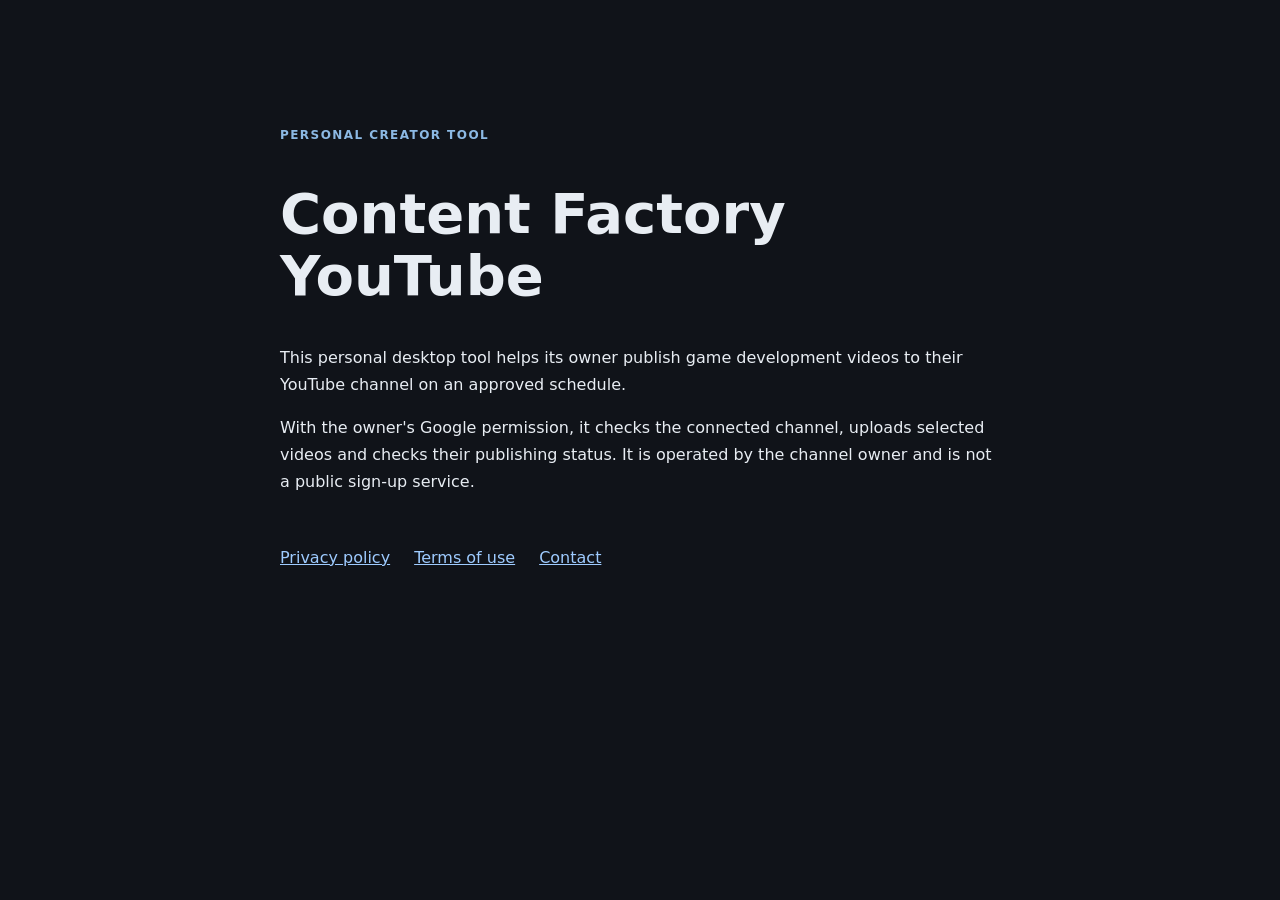
<file: index.html>
<!doctype html>
<html lang="en"><head><meta charset="utf-8"><meta name="google-site-verification" content="-56FF3yunNiIXiOghMbeBmZ53Lf7HYCNVhCi8VLBb4k"><meta name="viewport" content="width=device-width,initial-scale=1"><title>Content Factory YouTube</title><link rel="stylesheet" href="style.css"></head>
<body><main><p class="eyebrow">PERSONAL CREATOR TOOL</p><h1>Content Factory YouTube</h1><p>This personal desktop tool helps its owner publish game development videos to their YouTube channel on an approved schedule.</p><p>With the owner's Google permission, it checks the connected channel, uploads selected videos and checks their publishing status. It is operated by the channel owner and is not a public sign-up service.</p><nav><a href="privacy.html">Privacy policy</a><a href="terms.html">Terms of use</a><a href="https://github.com/minkyun10/content-factory-oauth-site/issues">Contact</a></nav></main></body></html>
</file>
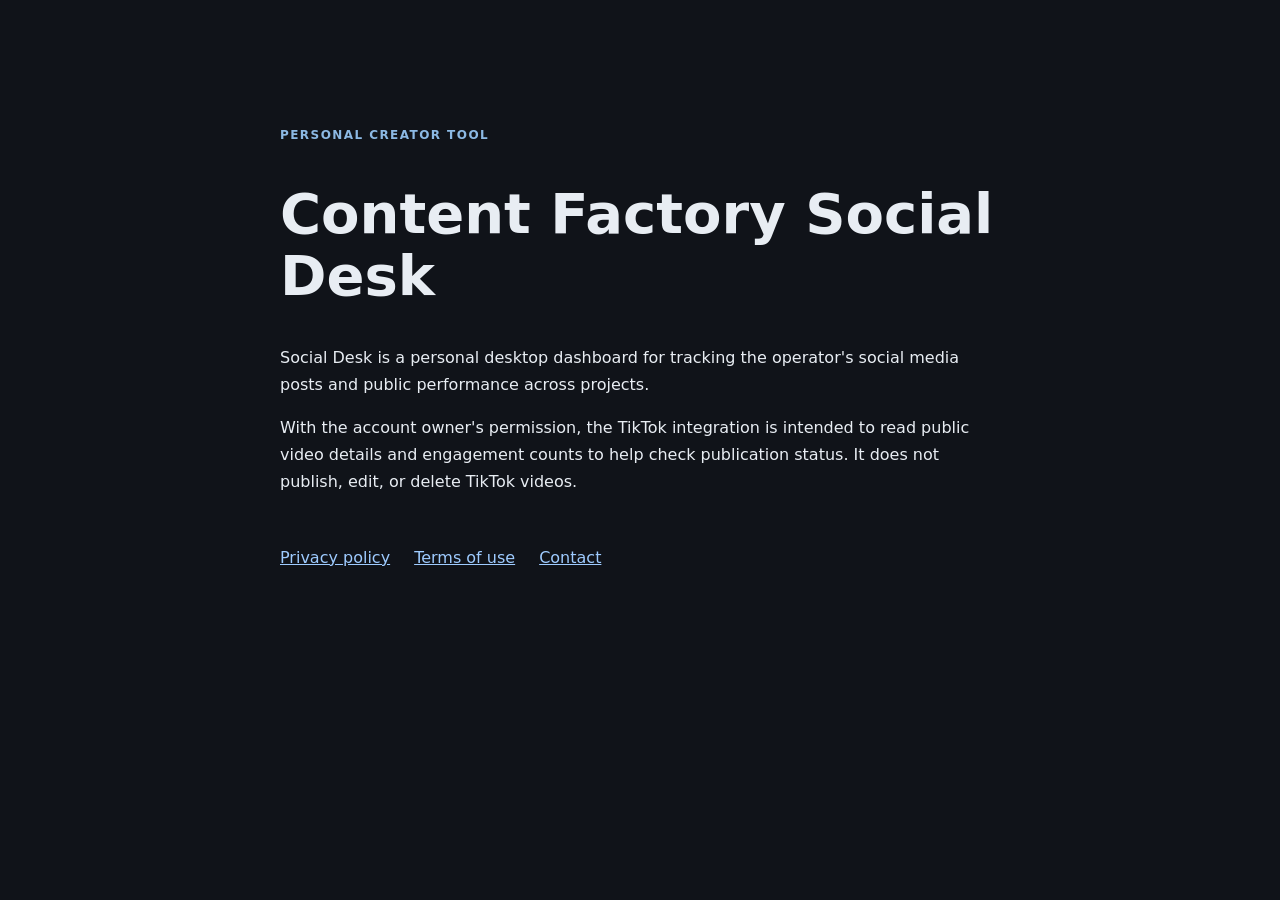
<file: social-desk/index.html>
<!doctype html>
<html lang="en"><head><meta charset="utf-8"><meta name="viewport" content="width=device-width,initial-scale=1"><title>Content Factory Social Desk</title><link rel="stylesheet" href="style.css"></head>
<body><main><p class="eyebrow">PERSONAL CREATOR TOOL</p><h1>Content Factory Social Desk</h1><p>Social Desk is a personal desktop dashboard for tracking the operator's social media posts and public performance across projects.</p><p>With the account owner's permission, the TikTok integration is intended to read public video details and engagement counts to help check publication status. It does not publish, edit, or delete TikTok videos.</p><nav><a href="privacy.html">Privacy policy</a><a href="terms.html">Terms of use</a><a href="https://github.com/minkyun10/content-factory-oauth-site/issues">Contact</a></nav></main></body></html>
</file>
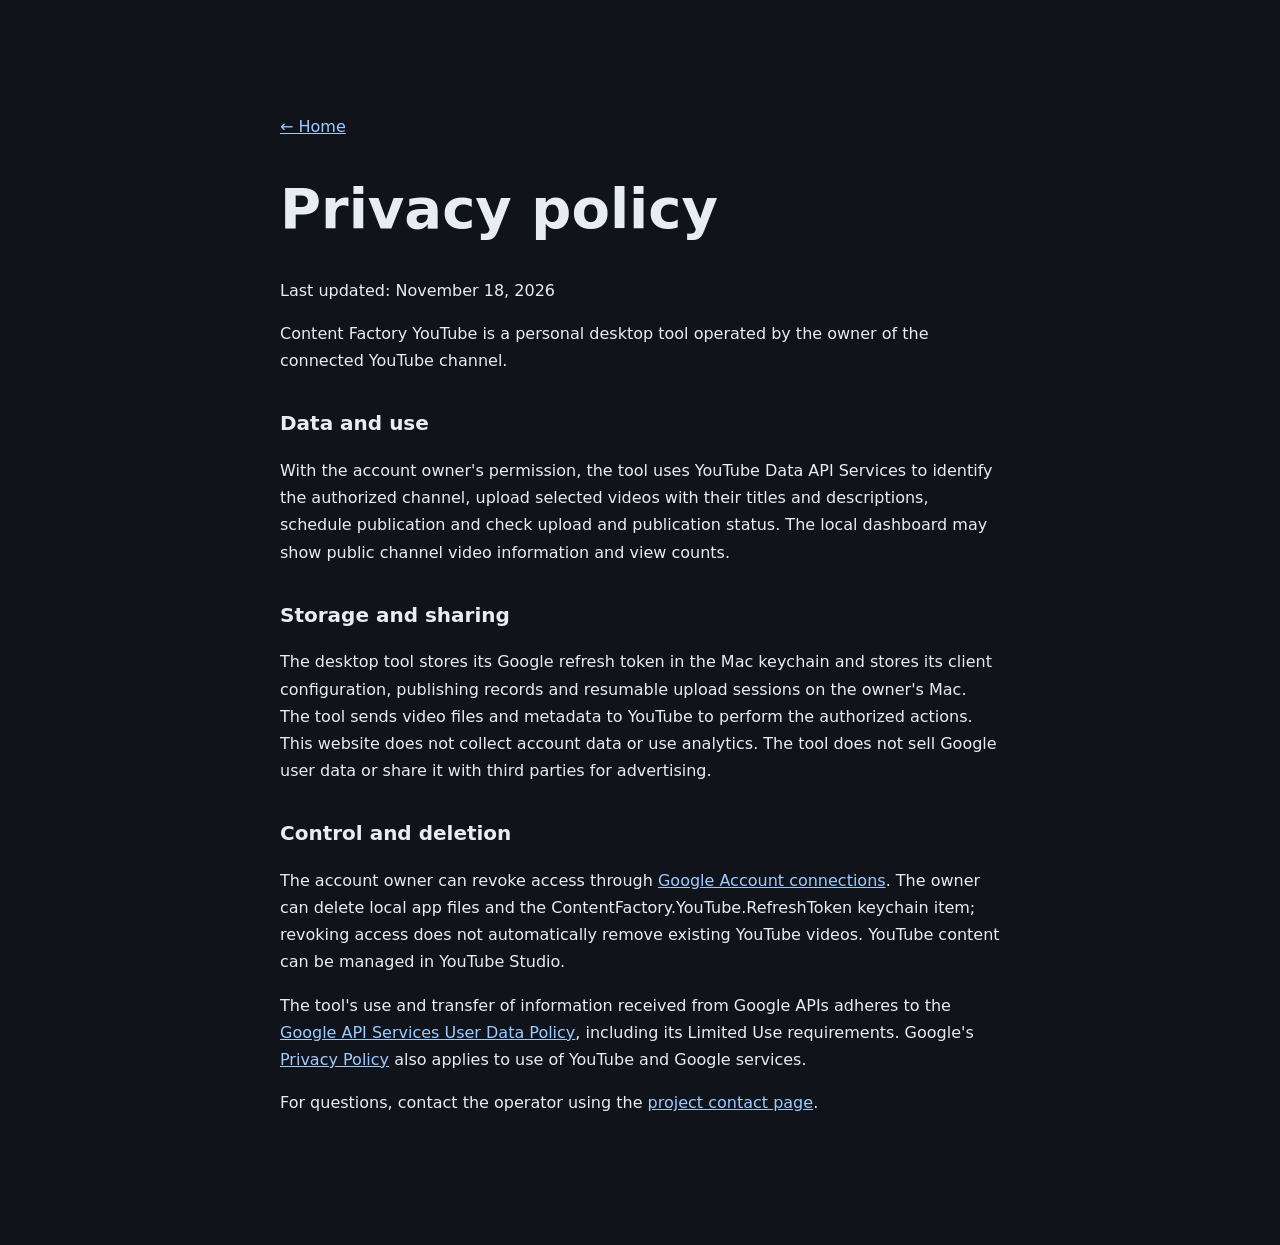
<file: privacy.html>
<!doctype html>
<html lang="en"><head><meta charset="utf-8"><meta name="viewport" content="width=device-width,initial-scale=1"><title>Privacy policy · Content Factory YouTube</title><link rel="stylesheet" href="style.css"></head>
<body><main><a href="index.html">← Home</a><h1>Privacy policy</h1><p>Last updated: November 18, 2026</p><p>Content Factory YouTube is a personal desktop tool operated by the owner of the connected YouTube channel.</p><h2>Data and use</h2><p>With the account owner's permission, the tool uses YouTube Data API Services to identify the authorized channel, upload selected videos with their titles and descriptions, schedule publication and check upload and publication status. The local dashboard may show public channel video information and view counts.</p><h2>Storage and sharing</h2><p>The desktop tool stores its Google refresh token in the Mac keychain and stores its client configuration, publishing records and resumable upload sessions on the owner's Mac. The tool sends video files and metadata to YouTube to perform the authorized actions. This website does not collect account data or use analytics. The tool does not sell Google user data or share it with third parties for advertising.</p><h2>Control and deletion</h2><p>The account owner can revoke access through <a href="https://myaccount.google.com/permissions">Google Account connections</a>. The owner can delete local app files and the ContentFactory.YouTube.RefreshToken keychain item; revoking access does not automatically remove existing YouTube videos. YouTube content can be managed in YouTube Studio.</p><p>The tool's use and transfer of information received from Google APIs adheres to the <a href="https://developers.google.com/terms/api-services-user-data-policy">Google API Services User Data Policy</a>, including its Limited Use requirements. Google's <a href="https://policies.google.com/privacy">Privacy Policy</a> also applies to use of YouTube and Google services.</p><p>For questions, contact the operator using the <a href="https://github.com/minkyun10/content-factory-oauth-site/issues">project contact page</a>.</p></main></body></html>
</file>
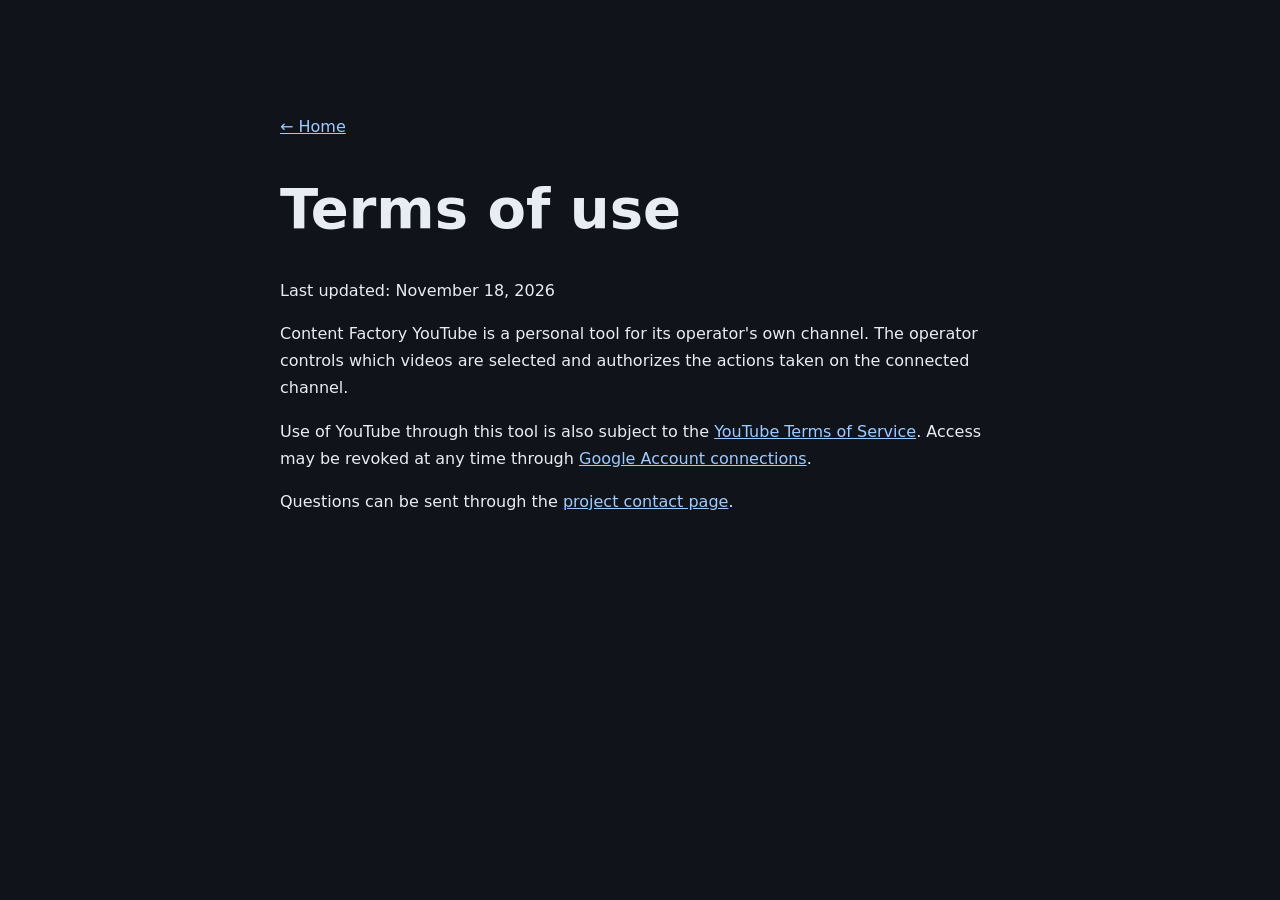
<file: terms.html>
<!doctype html>
<html lang="en"><head><meta charset="utf-8"><meta name="viewport" content="width=device-width,initial-scale=1"><title>Terms of use · Content Factory YouTube</title><link rel="stylesheet" href="style.css"></head>
<body><main><a href="index.html">← Home</a><h1>Terms of use</h1><p>Last updated: November 18, 2026</p><p>Content Factory YouTube is a personal tool for its operator's own channel. The operator controls which videos are selected and authorizes the actions taken on the connected channel.</p><p>Use of YouTube through this tool is also subject to the <a href="https://www.youtube.com/t/terms">YouTube Terms of Service</a>. Access may be revoked at any time through <a href="https://myaccount.google.com/permissions">Google Account connections</a>.</p><p>Questions can be sent through the <a href="https://github.com/minkyun10/content-factory-oauth-site/issues">project contact page</a>.</p></main></body></html>
</file>
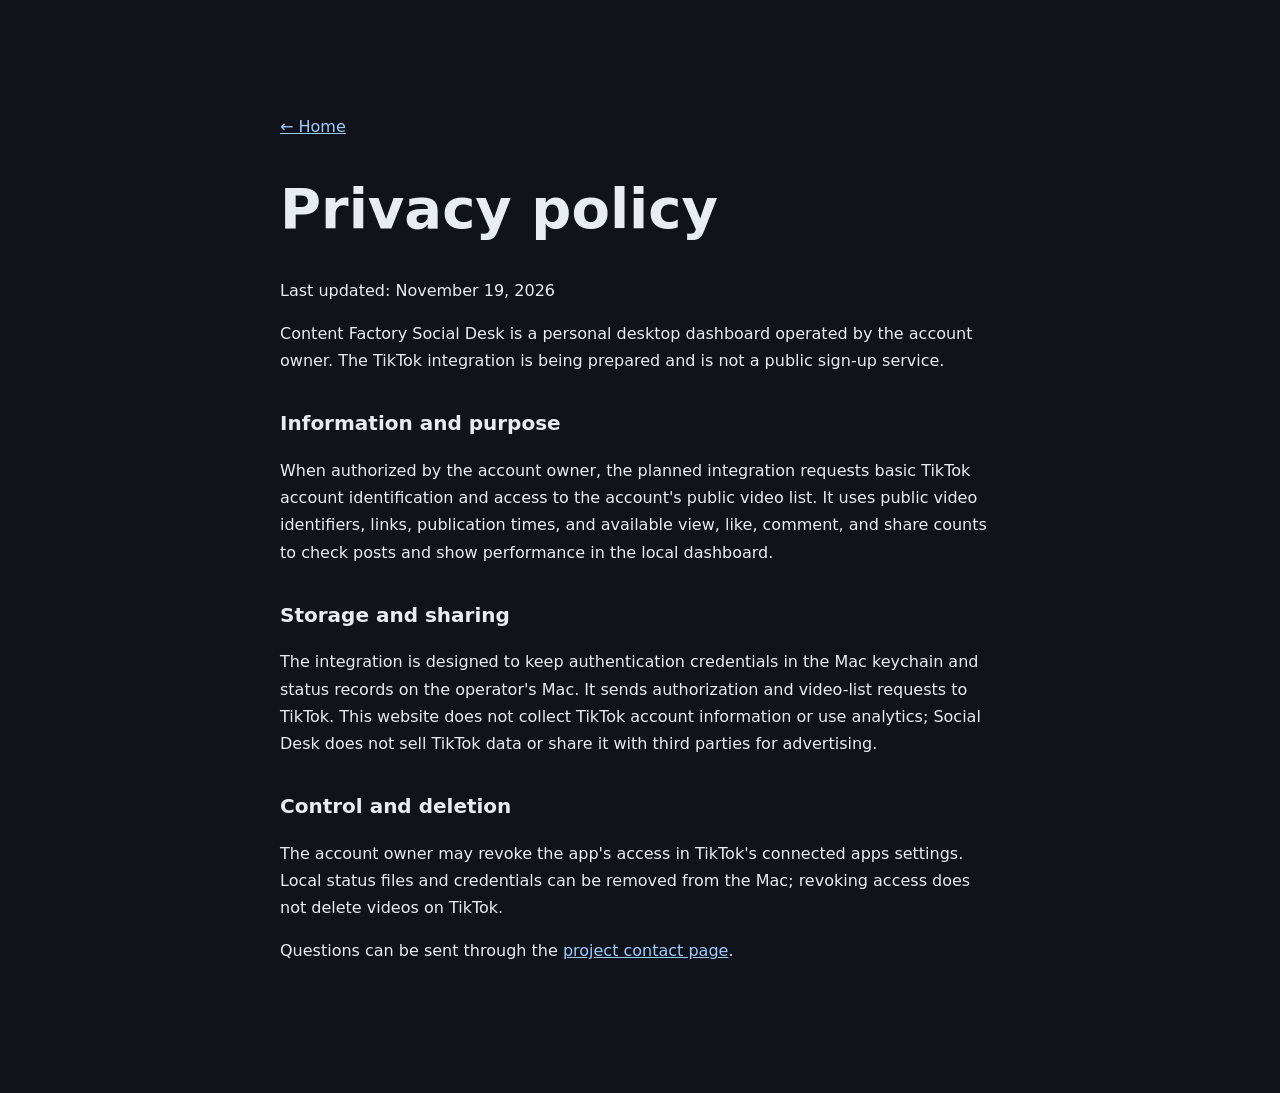
<file: social-desk/privacy.html>
<!doctype html>
<html lang="en"><head><meta charset="utf-8"><meta name="viewport" content="width=device-width,initial-scale=1"><title>Privacy policy · Content Factory Social Desk</title><link rel="stylesheet" href="style.css"></head>
<body><main><a href="index.html">← Home</a><h1>Privacy policy</h1><p>Last updated: November 19, 2026</p><p>Content Factory Social Desk is a personal desktop dashboard operated by the account owner. The TikTok integration is being prepared and is not a public sign-up service.</p><h2>Information and purpose</h2><p>When authorized by the account owner, the planned integration requests basic TikTok account identification and access to the account's public video list. It uses public video identifiers, links, publication times, and available view, like, comment, and share counts to check posts and show performance in the local dashboard.</p><h2>Storage and sharing</h2><p>The integration is designed to keep authentication credentials in the Mac keychain and status records on the operator's Mac. It sends authorization and video-list requests to TikTok. This website does not collect TikTok account information or use analytics; Social Desk does not sell TikTok data or share it with third parties for advertising.</p><h2>Control and deletion</h2><p>The account owner may revoke the app's access in TikTok's connected apps settings. Local status files and credentials can be removed from the Mac; revoking access does not delete videos on TikTok.</p><p>Questions can be sent through the <a href="https://github.com/minkyun10/content-factory-oauth-site/issues">project contact page</a>.</p></main></body></html>
</file>
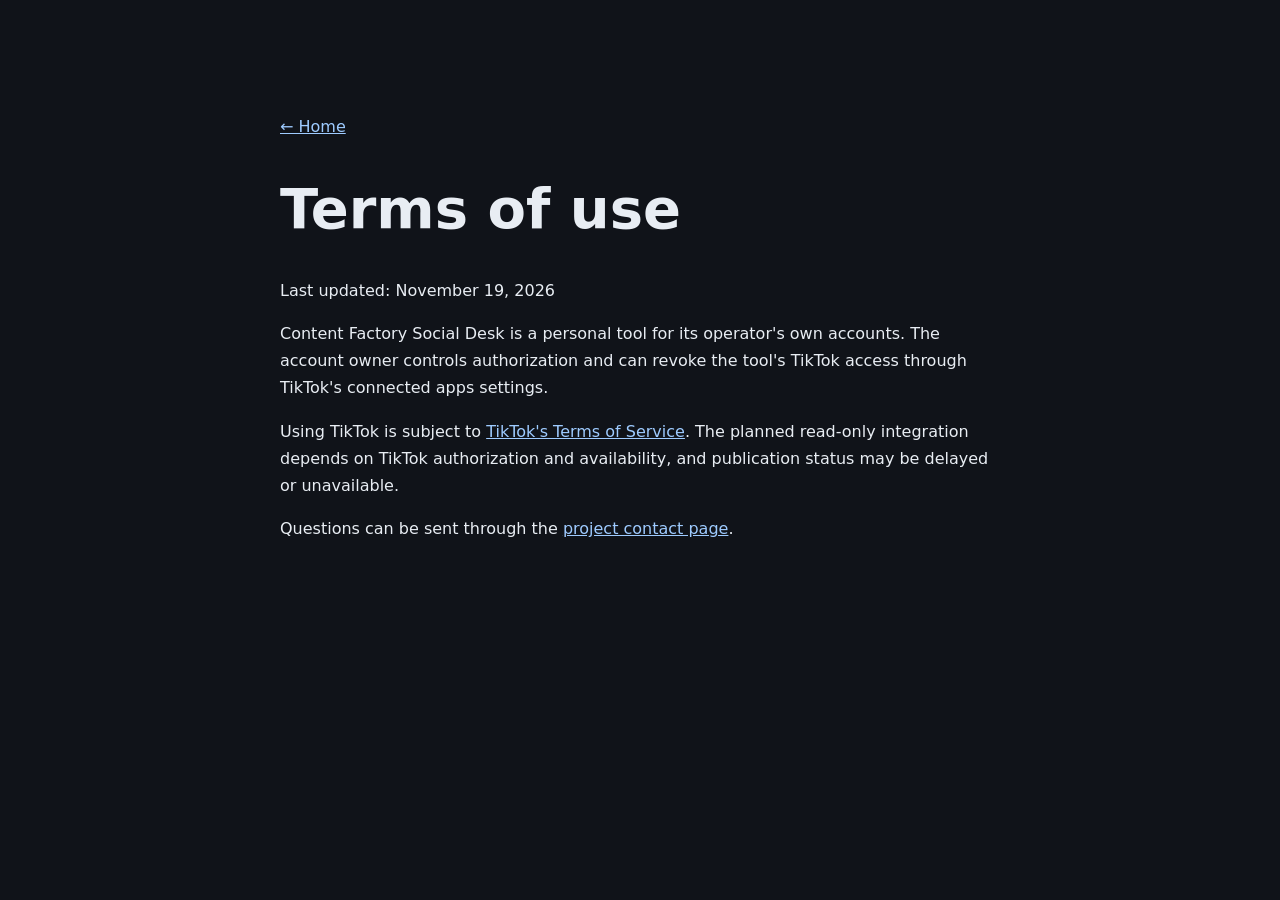
<file: social-desk/terms.html>
<!doctype html>
<html lang="en"><head><meta charset="utf-8"><meta name="viewport" content="width=device-width,initial-scale=1"><title>Terms of use · Content Factory Social Desk</title><link rel="stylesheet" href="style.css"></head>
<body><main><a href="index.html">← Home</a><h1>Terms of use</h1><p>Last updated: November 19, 2026</p><p>Content Factory Social Desk is a personal tool for its operator's own accounts. The account owner controls authorization and can revoke the tool's TikTok access through TikTok's connected apps settings.</p><p>Using TikTok is subject to <a href="https://www.tiktok.com/legal/page/row/terms-of-service/en">TikTok's Terms of Service</a>. The planned read-only integration depends on TikTok authorization and availability, and publication status may be delayed or unavailable.</p><p>Questions can be sent through the <a href="https://github.com/minkyun10/content-factory-oauth-site/issues">project contact page</a>.</p></main></body></html>
</file>
<file: style.css>
:root{color-scheme:dark;font-family:system-ui,-apple-system,sans-serif;background:#101319;color:#e8edf3}body{margin:0}main{max-width:720px;margin:9vh auto;padding:2rem;line-height:1.7}h1{font-size:clamp(2rem,6vw,3.5rem);line-height:1.1}h2{font-size:1.25rem;margin-top:2rem}.eyebrow{color:#8cb9e4;letter-spacing:.12em;font-size:.75rem;font-weight:700}a{color:#9ecbff}nav{display:flex;gap:1.5rem;flex-wrap:wrap;margin-top:3rem}
</file>
<file: social-desk/style.css>
:root{color-scheme:dark;font-family:system-ui,-apple-system,sans-serif;background:#101319;color:#e8edf3}body{margin:0}main{max-width:720px;margin:9vh auto;padding:2rem;line-height:1.7}h1{font-size:clamp(2rem,6vw,3.5rem);line-height:1.1}h2{font-size:1.25rem;margin-top:2rem}.eyebrow{color:#8cb9e4;letter-spacing:.12em;font-size:.75rem;font-weight:700}a{color:#9ecbff}nav{display:flex;gap:1.5rem;flex-wrap:wrap;margin-top:3rem}
</file>
